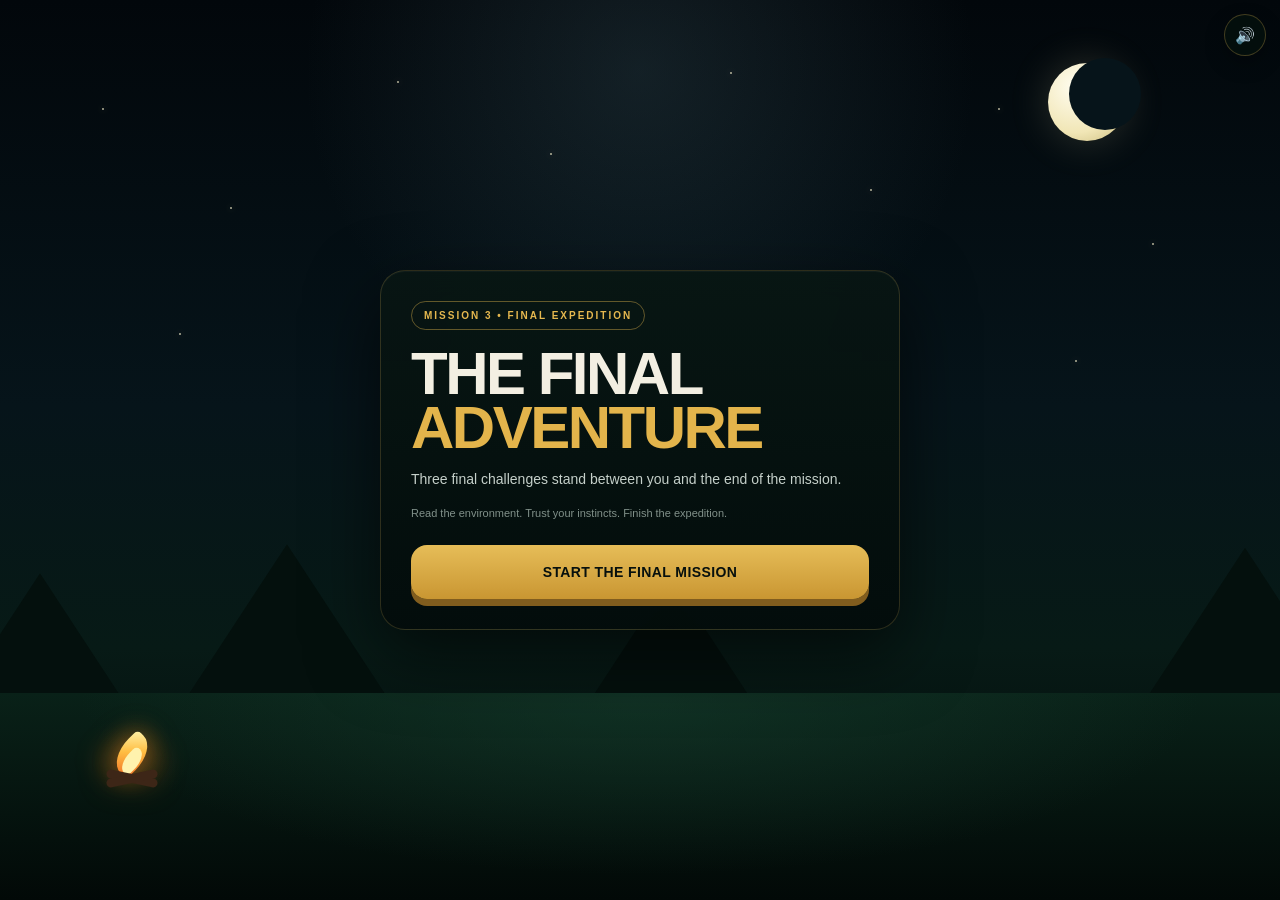
<file: index2.html>
<!DOCTYPE html>
<html lang="en">
<head>
<meta charset="UTF-8">

<meta name="viewport"
      content="width=device-width,
               initial-scale=1,
               maximum-scale=1,
               user-scalable=no,
               viewport-fit=cover">

<meta name="theme-color" content="#06100d">
<meta name="apple-mobile-web-app-capable" content="yes">
<meta name="apple-mobile-web-app-status-bar-style" content="black-translucent">

<title>MISSION 3 — THE FINAL EXPEDITION</title>

<style>
/* =========================================================
   MISSION 3
   MOBILE-FIRST
   SINGLE FILE
   NO ASSETS
   NO GAME.JS
   NO STYLE.CSS
   ========================================================= */

*{
    box-sizing:border-box;
    -webkit-tap-highlight-color:transparent;
}

html,
body{
    width:100%;
    height:100%;
    margin:0;
    padding:0;
    overflow:hidden;
    background:#020807;
    color:#f3efe2;
    font-family:
        -apple-system,
        BlinkMacSystemFont,
        "Segoe UI",
        Arial,
        sans-serif;
}

body{
    overscroll-behavior:none;
}

button,
input{
    font:inherit;
}

button{
    appearance:none;
    -webkit-appearance:none;
    cursor:pointer;
}

#app{
    position:relative;
    width:100%;
    height:100svh;
    min-height:100svh;
    overflow:hidden;

    background:
        radial-gradient(
            circle at 50% 8%,
            rgba(69,99,110,.25),
            transparent 32%
        ),
        linear-gradient(
            180deg,
            #02070b 0%,
            #06141a 45%,
            #071a16 72%,
            #020907 100%
        );
}

/* =========================================================
   ATMOSPHERE
   ========================================================= */

.stars{
    position:absolute;
    inset:0;
    pointer-events:none;
    opacity:.7;
}

.star{
    position:absolute;
    width:2px;
    height:2px;
    border-radius:50%;
    background:#fff7d0;
    box-shadow:0 0 6px rgba(255,247,208,.45);
    animation:twinkle 3s ease-in-out infinite;
}

.star:nth-child(1){left:8%;top:12%;animation-delay:.2s}
.star:nth-child(2){left:18%;top:23%;animation-delay:1s}
.star:nth-child(3){left:31%;top:9%;animation-delay:1.8s}
.star:nth-child(4){left:43%;top:17%;animation-delay:.7s}
.star:nth-child(5){left:57%;top:8%;animation-delay:2s}
.star:nth-child(6){left:68%;top:21%;animation-delay:1.3s}
.star:nth-child(7){left:78%;top:12%;animation-delay:.4s}
.star:nth-child(8){left:90%;top:27%;animation-delay:2.2s}
.star:nth-child(9){left:14%;top:37%;animation-delay:1.5s}
.star:nth-child(10){left:37%;top:32%;animation-delay:.9s}
.star:nth-child(11){left:61%;top:34%;animation-delay:2.4s}
.star:nth-child(12){left:84%;top:40%;animation-delay:.6s}

@keyframes twinkle{
    0%,100%{
        opacity:.25;
        transform:scale(.7);
    }
    50%{
        opacity:1;
        transform:scale(1.25);
    }
}

.moon{
    position:absolute;
    width:78px;
    height:78px;
    right:12%;
    top:7%;
    border-radius:50%;
    background:
        radial-gradient(
            circle at 35% 30%,
            #fffdf0,
            #f1e6b6 62%,
            #c8b979 100%
        );
    box-shadow:
        0 0 40px rgba(242,229,174,.18);
}

.moon:after{
    content:"";
    position:absolute;
    width:72px;
    height:72px;
    left:21px;
    top:-5px;
    border-radius:50%;
    background:#06141a;
}

/* =========================================================
   DISTANT MOUNTAINS
   ========================================================= */

.mountains{
    position:absolute;
    left:0;
    right:0;
    bottom:19%;
    height:32%;
    pointer-events:none;
}

.mountain{
    position:absolute;
    bottom:0;
    width:0;
    height:0;
    border-left:95px solid transparent;
    border-right:95px solid transparent;
    border-bottom:145px solid #04100d;
}

.m1{
    left:-55px;
    transform:scale(1.15);
}

.m2{
    left:15%;
    transform:scale(1.55);
}

.m3{
    left:45%;
    transform:scale(1.1);
}

.m4{
    right:-60px;
    transform:scale(1.5);
}

/* =========================================================
   TREE SILHOUETTES
   ========================================================= */

.trees{
    position:absolute;
    left:0;
    right:0;
    bottom:13%;
    height:28%;
    pointer-events:none;
}

.tree{
    position:absolute;
    bottom:0;
    width:0;
    height:0;
    border-left:24px solid transparent;
    border-right:24px solid transparent;
    border-bottom:80px solid #03100c;
}

.tree:after{
    content:"";
    position:absolute;
    left:-20px;
    top:28px;
    width:40px;
    height:60px;
    border-left:20px solid transparent;
    border-right:20px solid transparent;
    border-bottom:68px solid #03100c;
}

.t1{left:3%;transform:scale(.7)}
.t2{left:12%;transform:scale(1)}
.t3{left:24%;transform:scale(.65)}
.t4{left:72%;transform:scale(.9)}
.t5{left:83%;transform:scale(.7)}
.t6{right:2%;transform:scale(1.2)}

/* =========================================================
   GROUND
   ========================================================= */

.ground{
    position:absolute;
    left:0;
    right:0;
    bottom:0;
    height:23%;
    background:
        radial-gradient(
            ellipse at 50% 0%,
            rgba(24,65,48,.55),
            transparent 62%
        ),
        linear-gradient(
            180deg,
            #092118,
            #020907
        );
}

/* =========================================================
   CAMPFIRE
   ========================================================= */

.fire{
    position:absolute;
    left:8%;
    bottom:13%;
    width:60px;
    height:65px;
    pointer-events:none;
    filter:drop-shadow(
        0 0 15px rgba(255,150,42,.15)
    );
}

.fireGlow{
    position:absolute;
    left:50%;
    bottom:0;
    width:72px;
    height:45px;
    transform:translateX(-50%);
    border-radius:50%;
    background:rgba(255,128,24,.13);
    filter:blur(12px);
}

.flame{
    position:absolute;
    left:50%;
    bottom:7px;
    width:27px;
    height:43px;
    transform:translateX(-50%) rotate(45deg);
    border-radius:5px 70% 5px 70%;
    background:
        linear-gradient(
            135deg,
            #fff4aa,
            #ffbd42 45%,
            #f06a23
        );
    box-shadow:
        0 0 25px rgba(255,143,30,.45);
    animation:flameMove 1.25s ease-in-out infinite alternate;
}

.flameInner{
    position:absolute;
    left:50%;
    bottom:8px;
    width:15px;
    height:28px;
    transform:translateX(-50%) rotate(45deg);
    border-radius:5px 70% 5px 70%;
    background:#fff2ad;
}

.log{
    position:absolute;
    bottom:0;
    left:50%;
    width:52px;
    height:9px;
    border-radius:10px;
    background:#3d2617;
    transform:translateX(-50%) rotate(12deg);
}

.log2{
    transform:translateX(-50%) rotate(-12deg);
}

@keyframes flameMove{
    from{
        transform:translateX(-50%) rotate(42deg) scale(.92);
    }
    to{
        transform:translateX(-50%) rotate(49deg) scale(1.08);
    }
}

/* =========================================================
   SCREEN
   ========================================================= */

#screen{
    position:absolute;
    inset:0;
    z-index:20;
    overflow-y:auto;
    -webkit-overflow-scrolling:touch;

    padding:
        max(18px,env(safe-area-inset-top))
        14px
        max(24px,env(safe-area-inset-bottom));

    display:flex;
    justify-content:center;
    align-items:center;
}

.panel{
    width:min(100%,520px);
    margin:auto;
    padding:24px 20px;

    border-radius:25px;

    border:1px solid
        rgba(225,183,91,.19);

    background:
        linear-gradient(
            180deg,
            rgba(8,22,19,.95),
            rgba(3,12,11,.94)
        );

    box-shadow:
        0 24px 70px rgba(0,0,0,.58),
        inset 0 1px rgba(255,255,255,.035);

    backdrop-filter:blur(14px);
    -webkit-backdrop-filter:blur(14px);
}

.hidden{
    display:none!important;
}

/* =========================================================
   TYPOGRAPHY
   ========================================================= */

.eyebrow{
    display:inline-block;

    padding:8px 12px;

    border-radius:999px;

    border:1px solid
        rgba(225,181,77,.42);

    color:#e5b84f;

    font-size:10px;
    font-weight:900;

    letter-spacing:2px;

    margin-bottom:17px;
}

h1{
    margin:0;

    font-size:
        clamp(38px,11vw,60px);

    line-height:.9;

    letter-spacing:-2.5px;
}

h2{
    margin:7px 0 13px;

    font-size:
        clamp(26px,7vw,34px);

    line-height:1.02;

    letter-spacing:-.7px;
}

.gold{
    color:#e3b44b;
}

.subtitle{
    color:#c5d0ca;
    font-size:14px;
    line-height:1.55;
}

.small{
    color:#81918a;
    font-size:11px;
    line-height:1.5;
}

/* =========================================================
   TOP BAR
   ========================================================= */

.topbar{
    display:flex;
    justify-content:space-between;
    align-items:center;
    gap:10px;
    margin-bottom:14px;
}

.badge{
    color:#d9af52;
    font-size:10px;
    letter-spacing:1.5px;
    font-weight:900;
}

.audioLabel{
    color:#82918b;
    font-size:9px;
    letter-spacing:.8px;
    white-space:nowrap;
}

/* =========================================================
   SOUND BUTTON
   ========================================================= */

.soundButton{
    position:fixed;
    z-index:100;

    right:
        max(14px,env(safe-area-inset-right));

    top:
        max(14px,env(safe-area-inset-top));

    width:42px;
    height:42px;

    border-radius:50%;

    border:1px solid
        rgba(231,188,83,.28);

    background:rgba(4,16,13,.86);

    color:#f0d486;

    display:flex;
    align-items:center;
    justify-content:center;

    box-shadow:
        0 8px 20px rgba(0,0,0,.28);
}

/* =========================================================
   PROGRESS
   ========================================================= */

.progress{
    width:100%;
    height:5px;

    border-radius:999px;

    background:#13251f;

    overflow:hidden;

    margin:
        0 0 22px;
}

.progressBar{
    height:100%;
    width:0;

    background:
        linear-gradient(
            90deg,
            #b98730,
            #e7bd58
        );

    border-radius:999px;

    transition:
        width .45s ease;
}

/* =========================================================
   BUTTONS
   ========================================================= */

.btn{
    width:100%;

    min-height:54px;

    border:0;
    border-radius:16px;

    padding:14px 16px;

    margin-top:12px;

    background:
        linear-gradient(
            180deg,
            #e6bd58,
            #c99632
        );

    color:#07100d;

    font-size:14px;
    font-weight:900;

    letter-spacing:.4px;

    box-shadow:
        0 7px 0 #815d1e;

    transition:
        transform .12s ease,
        box-shadow .12s ease;
}

.btn:active{
    transform:translateY(5px);
    box-shadow:
        0 2px 0 #815d1e;
}

.btn.secondary{
    background:#132a24;
    color:#edf0e5;

    border:1px solid
        rgba(255,255,255,.08);

    box-shadow:none;
}

/* =========================================================
   CHALLENGE
   ========================================================= */

.challengeNumber{
    color:#dcae4b;

    font-size:10px;
    font-weight:900;

    letter-spacing:1.8px;
}

.choiceGrid{
    display:grid;
    grid-template-columns:1fr 1fr;
    gap:10px;

    margin-top:16px;
}

.choice{
    min-height:102px;

    padding:13px;

    text-align:left;

    border-radius:16px;

    border:1px solid
        rgba(255,255,255,.08);

    background:
        linear-gradient(
            180deg,
            #0c201a,
            #081712
        );

    color:#eef1e8;

    transition:
        transform .12s ease,
        border-color .15s ease,
        background .15s ease;
}

.choice:active{
    transform:scale(.975);
}

.choice strong{
    display:block;

    color:#e4bd68;

    font-size:13px;

    margin-bottom:6px;
}

.choice span{
    display:block;

    color:#9eafa7;

    font-size:11px;

    line-height:1.42;
}

.choice.correct{
    border-color:#68b786;

    background:
        linear-gradient(
            180deg,
            #102d1f,
            #0a2117
        );
}

.choice.wrong{
    border-color:#ad5b4f;

    background:
        linear-gradient(
            180deg,
            #2a1714,
            #1d0e0d
        );
}

/* =========================================================
   FEEDBACK
   ========================================================= */

.feedback{
    min-height:48px;

    margin-top:15px;

    padding:12px;

    border-radius:13px;

    background:#061511;

    border:1px solid
        rgba(255,255,255,.045);

    color:#b7c5bd;

    font-size:12px;

    line-height:1.45;
}

/* =========================================================
   WATER
   ========================================================= */

.waterScene{
    position:relative;

    height:138px;

    margin:16px 0;

    border-radius:17px;

    overflow:hidden;

    border:1px solid
        rgba(255,255,255,.08);

    background:
        linear-gradient(
            180deg,
            #718e96 0%,
            #396773 33%,
            #103e48 65%,
            #06232d 100%
        );

    box-shadow:
        inset 0 0 35px rgba(0,0,0,.22);
}

.waterScene:before{
    content:"";

    position:absolute;

    left:-10%;
    top:27px;

    width:120%;
    height:25px;

    border-top:
        2px solid
        rgba(231,246,239,.54);

    border-radius:50%;

    transform:
        rotate(-2deg);

    animation:
        waterWave 2.7s ease-in-out infinite;
}

.waterScene:after{
    content:"";

    position:absolute;

    left:-10%;
    top:77px;

    width:120%;
    height:28px;

    border-top:
        2px solid
        rgba(214,238,234,.42);

    border-radius:50%;

    transform:
        rotate(2deg);

    animation:
        waterWave 3.3s ease-in-out infinite reverse;
}

@keyframes waterWave{
    0%,100%{
        transform:
            translateX(-10px)
            rotate(-2deg);
    }

    50%{
        transform:
            translateX(12px)
            rotate(2deg);
    }
}

.currentArrow{
    position:absolute;

    left:20%;
    top:53%;

    z-index:3;

    color:
        rgba(255,255,255,.68);

    font-size:26px;

    letter-spacing:5px;

    animation:
        currentMove 2s ease-in-out infinite alternate;
}

@keyframes currentMove{
    from{
        transform:translateX(0);
    }

    to{
        transform:translateX(48px);
    }
}

.waterLevel{
    position:absolute;
    right:12px;
    bottom:10px;

    z-index:4;

    padding:6px 9px;

    border-radius:8px;

    background:
        rgba(2,14,18,.52);

    color:#dce8e2;

    font-size:9px;
    letter-spacing:1px;
}

/* =========================================================
   SCENES
   ========================================================= */

.sceneCard{
    position:relative;

    width:100%;

    height:150px;

    margin:15px 0;

    overflow:hidden;

    border-radius:17px;

    border:1px solid
        rgba(255,255,255,.07);

    background:
        linear-gradient(
            180deg,
            #07141a,
            #0b211a
        );
}

.sceneMoon{
    position:absolute;

    width:48px;
    height:48px;

    right:13%;
    top:12%;

    border-radius:50%;

    background:#e9dfb0;

    box-shadow:
        0 0 22px
        rgba(234,223,176,.18);
}

.sceneHorizon{
    position:absolute;

    left:0;
    right:0;
    bottom:0;

    height:45%;

    background:
        linear-gradient(
            180deg,
            #092019,
            #04100c
        );
}

.sceneTent{
    position:absolute;

    left:50%;
    bottom:20px;

    width:0;
    height:0;

    transform:translateX(-50%);

    border-left:
        58px solid transparent;

    border-right:
        58px solid transparent;

    border-bottom:
        75px solid #122c24;
}

.sceneTent:after{
    content:"";

    position:absolute;

    left:-5px;
    top:26px;

    width:10px;
    height:48px;

    background:#07130f;
}

.sceneTree{
    position:absolute;

    bottom:15px;

    width:0;
    height:0;

    border-left:
        25px solid transparent;

    border-right:
        25px solid transparent;

    border-bottom:
        80px solid #04110d;
}

.sceneTree.tleft{
    left:9%;
}

.sceneTree.tright{
    right:8%;
    transform:scale(1.25);
}

/* =========================================================
   SLIDER
   ========================================================= */

.gearCard{
    margin-top:14px;

    padding:15px;

    border-radius:16px;

    border:1px solid
        rgba(255,255,255,.07);

    background:#081913;
}

.slider{
    width:100%;

    margin-top:11px;

    accent-color:#d9ad4c;
}

.readout{
    display:flex;

    justify-content:space-between;

    margin-top:7px;

    color:#93a49c;

    font-size:10px;
}

.readout strong{
    color:#e1b65a;
}

/* =========================================================
   COMPASS (INTERACTIVE)
   ========================================================= */

.compass{
    position:relative;

    width:180px;

    height:180px;

    margin:18px auto;

    border-radius:50%;

    border:
        2px solid
        rgba(222,181,83,.43);

    background:
        radial-gradient(
            circle,
            #102820 0 47%,
            #081812 48% 100%
        );

    box-shadow:
        0 0 35px
        rgba(0,0,0,.4),
        inset 0 0 25px
        rgba(255,255,255,.025);

    touch-action:none;
    cursor:grab;
    user-select:none;
}

.compass:active{
    cursor:grabbing;
}

.compass:before{
    content:"N";

    position:absolute;

    top:8px;
    left:50%;

    transform:
        translateX(-50%);

    color:#e0b653;

    font-weight:900;
}

.compass:after{
    content:"S";

    position:absolute;

    bottom:8px;
    left:50%;

    transform:
        translateX(-50%);

    color:#7c8d86;

    font-weight:900;
}

.compassE{
    position:absolute;

    right:10px;
    top:50%;

    transform:
        translateY(-50%);

    color:#7c8d86;

    font-weight:900;
}

.compassW{
    position:absolute;

    left:10px;
    top:50%;

    transform:
        translateY(-50%);

    color:#7c8d86;

    font-weight:900;
}

.needle{
    position:absolute;

    left:50%;
    top:50%;

    width:4px;
    height:120px;

    transform:
        translate(-50%,-50%)
        rotate(0deg);

    transform-origin:center;

    pointer-events:none;
}

.needle:before{
    content:"";

    position:absolute;

    left:-6px;
    top:0;

    border-left:
        8px solid transparent;

    border-right:
        8px solid transparent;

    border-bottom:
        60px solid #d6a840;
}

.needle:after{
    content:"";

    position:absolute;

    left:-6px;
    bottom:0;

    border-left:
        8px solid transparent;

    border-right:
        8px solid transparent;

    border-top:
        60px solid #596962;
}

.angleDisplayContainer{
    text-align:center;
    margin:10px 0;
}

.angleDisplay{
    display:inline-block;
    padding:8px 16px;
    border-radius:12px;
    background:#071612;
    border:1px solid rgba(225,183,91,0.3);
    color:#e5b84f;
    font-size:18px;
    font-weight:900;
    letter-spacing:1px;
}

.navLevelCard{
    text-align:left;
}

.navLevelCard p{
    margin:8px 0;
}

.targetBadge{
    display:inline-block;
    margin-top:6px;
    padding:6px 12px;
    background:rgba(227,180,75,0.12);
    border:1px solid rgba(227,180,75,0.3);
    border-radius:8px;
    color:#e3b75c;
    font-weight:700;
    font-size:12px;
}

.instructionsHint{
    color:#8fa199;
    font-size:11px;
    text-align:center;
    margin-top:-6px;
    margin-bottom:12px;
}

/* =========================================================
   SUCCESS FLASH
   ========================================================= */

.successFlash{
    position:fixed;

    left:50%;
    top:50%;

    z-index:200;

    transform:
        translate(-50%,-50%)
        scale(.8);

    padding:15px 21px;

    border-radius:999px;

    background:
        rgba(218,176,72,.96);

    color:#07100c;

    font-size:13px;
    font-weight:900;

    box-shadow:
        0 14px 45px rgba(0,0,0,.42);

    opacity:0;

    pointer-events:none;

    transition:
        opacity .18s ease,
        transform .18s ease;
}

.successFlash.show{
    opacity:1;

    transform:
        translate(-50%,-50%)
        scale(1);
}

/* =========================================================
   FINAL
   ========================================================= */

.finalCard{
    text-align:center;
}

.finalIcon{
    font-size:45px;

    margin-bottom:5px;

    filter:
        drop-shadow(
            0 4px 12px
            rgba(255,166,48,.18)
        );
}

.finalTitle{
    margin:10px 0 18px;

    font-size:
        clamp(38px,10.5vw,62px);

    line-height:.9;

    letter-spacing:-2px;

    font-weight:950;
}

.finalDetails{
    margin:20px 0;

    padding:16px;

    border-radius:17px;

    border:1px solid
        rgba(224,180,76,.16);

    background:#071712;
}

.finalDetails div{
    margin:9px 0;

    color:#b9c7c0;

    font-size:13px;
}

.finalDetails strong{
    color:#e3b75c;
}

.countdown{
    margin-top:25px;

    color:#e2b452;

    font-size:12px;

    letter-spacing:2px;

    font-weight:900;
}

/* =========================================================
   RESPONSIVE
   ========================================================= */

@media(max-width:380px){

    .panel{
        padding:20px 15px;
    }

    h1{
        font-size:36px;
    }

    h2{
        font-size:25px;
    }

    .choiceGrid{
        gap:8px;
    }

    .choice{
        min-height:95px;
        padding:11px;
    }

    .choice span{
        font-size:10px;
    }

    .compass{
        width:150px;
        height:150px;
    }

    .needle{
        height:100px;
    }
}

@media(min-width:700px){

    #screen{
        padding:30px;
    }

    .panel{
        padding:30px;
    }
}

@media(prefers-reduced-motion:reduce){

    *,
    *::before,
    *::after{
        animation:none!important;
        transition:none!important;
    }
}
</style>
</head>

<body>

<!-- MISSION COMPLETE AUDIO SOURCE -->
<audio id="missionCompleteAudio" src="missionCompleteAudio.mp3" preload="auto"></audio>

<div id="app">

    <div class="stars">
        <span class="star"></span>
        <span class="star"></span>
        <span class="star"></span>
        <span class="star"></span>
        <span class="star"></span>
        <span class="star"></span>
        <span class="star"></span>
        <span class="star"></span>
        <span class="star"></span>
        <span class="star"></span>
        <span class="star"></span>
        <span class="star"></span>
    </div>

    <div class="moon"></div>

    <div class="mountains">
        <div class="mountain m1"></div>
        <div class="mountain m2"></div>
        <div class="mountain m3"></div>
        <div class="mountain m4"></div>
    </div>

    <div class="trees">
        <div class="tree t1"></div>
        <div class="tree t2"></div>
        <div class="tree t3"></div>
        <div class="tree t4"></div>
        <div class="tree t5"></div>
        <div class="tree t6"></div>
    </div>

    <div class="ground"></div>

    <div class="fire">
        <div class="fireGlow"></div>
        <div class="flame"></div>
        <div class="flameInner"></div>
        <div class="log"></div>
        <div class="log log2"></div>
    </div>

    <button
        class="soundButton"
        id="soundButton"
        aria-label="Toggle sound">
        🔊
    </button>

    <div
        class="successFlash"
        id="successFlash">
        ✓ NICE ONE!
    </div>


    <main id="screen">

        <!-- =================================================
             START SCREEN
             ================================================= -->

        <section
            class="panel"
            id="startScreen">

            <div class="eyebrow">
                MISSION 3 • FINAL EXPEDITION
            </div>

            <h1>
                THE FINAL<br>
                <span class="gold">
                    ADVENTURE
                </span>
            </h1>

            <p class="subtitle">
                Three final challenges stand between
                you and the end of the mission.
            </p>

            <p class="small">
                Read the environment.
                Trust your instincts.
                Finish the expedition.
            </p>

            <button
                class="btn"
                id="startBtn">

                START THE FINAL MISSION

            </button>

        </section>


        <!-- =================================================
             GAME SCREEN
             ================================================= -->

        <section
            class="panel hidden"
            id="gameScreen">

            <div class="topbar">

                <div class="badge">
                    MISSION 3 / FINAL
                </div>

                <div
                    class="audioLabel"
                    id="audioLabel">
                    AUDIO READY
                </div>

            </div>


            <div class="progress">

                <div
                    class="progressBar"
                    id="progressBar">
                </div>

            </div>


            <!-- =================================================
                 CHALLENGE 1
                 ================================================= -->

            <div
                id="challenge1">

                <div class="challengeNumber">
                    CHALLENGE 01 — READ THE WATER
                </div>

                <h2>
                    READ THE WATER
                </h2>

                <p class="subtitle">
                    The water looks calm from a distance.
                    But a good angler knows there is more
                    to read beneath the surface.
                </p>


                <!-- LEVEL 1 -->

                <div
                    class="waterScene"
                    id="waterScene1">

                    <div class="currentArrow">
                        → →
                    </div>

                    <div class="waterLevel">
                        LEVEL 1
                    </div>

                </div>

                <div
                    class="choiceGrid"
                    id="waterChoices1">

                    <button
                        class="choice waterChoice"
                        data-level="1"
                        data-correct="true">

                        <strong>
                            🟢 CALM WATER
                        </strong>

                        <span>
                            Smooth surface with
                            controlled movement.
                        </span>

                    </button>

                    <button
                        class="choice waterChoice"
                        data-level="1"
                        data-correct="false">

                        <strong>
                            🌊 ROUGH WATER
                        </strong>

                        <span>
                            Heavy surface disturbance
                            and unpredictable movement.
                        </span>

                    </button>

                </div>


                <!-- LEVEL 2 -->

                <div
                    class="waterScene hidden"
                    id="waterScene2">

                    <div class="currentArrow">
                        → → →
                    </div>

                    <div class="waterLevel">
                        LEVEL 2
                    </div>

                </div>

                <div
                    class="choiceGrid hidden"
                    id="waterChoices2">

                    <button
                        class="choice waterChoice"
                        data-level="2"
                        data-correct="true">

                        <strong>
                            ➡️ CURRENT LEFT → RIGHT
                        </strong>

                        <span>
                            Surface movement is
                            travelling consistently
                            toward the right.
                        </span>

                    </button>

                    <button
                        class="choice waterChoice"
                        data-level="2"
                        data-correct="false">

                        <strong>
                            ⬅️ CURRENT RIGHT → LEFT
                        </strong>

                        <span>
                            Water movement is travelling
                            in the opposite direction.
                        </span>

                    </button>

                </div>


                <!-- LEVEL 3 -->

                <div
                    class="waterScene hidden"
                    id="waterScene3">

                    <div
                        class="currentArrow"
                        style="animation-direction:reverse">

                        ↻

                    </div>

                    <div class="waterLevel">
                        LEVEL 3
                    </div>

                </div>

                <div
                    class="choiceGrid hidden"
                    id="waterChoices3">

                    <button
                        class="choice waterChoice"
                        data-level="3"
                        data-correct="true">

                        <strong>
                            🌀 EDDY
                        </strong>

                        <span>
                            Water is rotating back
                            against the main flow.
                        </span>

                    </button>

                    <button
                        class="choice waterChoice"
                        data-level="3"
                        data-correct="false">

                        <strong>
                            ➡️ STRAIGHT CURRENT
                        </strong>

                        <span>
                            Water is moving consistently
                            in one direction.
                        </span>

                    </button>

                </div>


                <!-- LEVEL 4 -->

                <div
                    class="waterScene hidden"
                    id="waterScene4">

                    <div class="currentArrow">
                        → ~ →
                    </div>

                    <div class="waterLevel">
                        LEVEL 4
                    </div>

                </div>

                <div
                    class="choiceGrid hidden"
                    id="waterChoices4">

                    <button
                        class="choice waterChoice"
                        data-level="4"
                        data-correct="false">

                        <strong>
                            EXPOSED EDGE
                        </strong>

                        <span>
                            Directly exposed to
                            the strongest movement.
                        </span>

                    </button>

                    <button
                        class="choice waterChoice"
                        data-level="4"
                        data-correct="true">

                        <strong>
                            SHELTERED EDGE
                        </strong>

                        <span>
                            Protected area beside
                            the main flow.
                        </span>

                    </button>

                </div>


                <!-- LEVEL 5 -->

                <div
                    class="waterScene hidden"
                    id="waterScene5">

                    <div
                        class="currentArrow"
                        style="font-size:22px">

                        → ↻ → ~ →

                    </div>

                    <div class="waterLevel">
                        LEVEL 5
                    </div>

                </div>

                <div
                    class="choiceGrid hidden"
                    id="waterChoices5">

                    <button
                        class="choice waterChoice"
                        data-level="5"
                        data-correct="true">

                        <strong>
                            🏆 MULTIPLE CLUES
                        </strong>

                        <span>
                            Moderate current + protected
                            edge + visible feeding zone.
                        </span>

                    </button>

                    <button
                        class="choice waterChoice"
                        data-level="5"
                        data-correct="false">

                        <strong>
                            ⚠️ STRONGEST FLOW
                        </strong>

                        <span>
                            Choose the most turbulent
                            section because it looks active.
                        </span>

                    </button>

                </div>


                <div
                    class="feedback"
                    id="feedback1">

                    Study the water before
                    making your decision.

                </div>

            </div>


            <!-- =================================================
                 CHALLENGE 2
                 ================================================= -->

            <div
                id="challenge2"
                class="hidden">

                <div class="challengeNumber">
                    CHALLENGE 02 — BUILD THE RIGHT SETUP
                </div>

                <h2>
                    BUILD THE RIGHT SETUP
                </h2>

                <p class="subtitle">
                    The conditions are changing.
                    Your setup has to change with them.
                </p>


                <!-- LEVEL 1 -->

                <div
                    class="gearCard"
                    id="gearLevel1">

                    <strong>
                        LEVEL 1 — EASY
                    </strong>

                    <p class="small">
                        The evening is calm.
                        What should you prioritise?
                    </p>

                    <div
                        class="choiceGrid">

                        <button
                            class="choice gearChoice"
                            data-level="1"
                            data-correct="true">

                            <strong>
                                BASIC SETUP
                            </strong>

                            <span>
                                Keep the essential gear
                                organised and accessible.
                            </span>

                        </button>

                        <button
                            class="choice gearChoice"
                            data-level="1"
                            data-correct="false">

                            <strong>
                                🎒 PACK EVERYTHING
                            </strong>

                            <span>
                                Bring every item just
                                in case you need it.
                            </span>

                        </button>

                    </div>

                </div>


                <!-- LEVEL 2 -->

                <div
                    class="gearCard hidden"
                    id="gearLevel2">

                    <strong>
                        LEVEL 2 — EASY+
                    </strong>

                    <p class="small">
                        A light breeze begins.
                        How should you secure your setup?
                    </p>

                    <div
                        class="choiceGrid">

                        <button
                            class="choice gearChoice"
                            data-level="2"
                            data-correct="false">

                            <strong>
                                LEAVE IT LOOSE
                            </strong>

                            <span>
                                It is only a light breeze,
                                so there is no need to adjust.
                            </span>

                        </button>

                        <button
                            class="choice gearChoice"
                            data-level="2"
                            data-correct="true">

                            <strong>
                                SECURE THE ESSENTIALS
                            </strong>

                            <span>
                                Secure loose items and
                                keep important gear stable.
                            </span>

                        </button>

                    </div>

                </div>


                <!-- LEVEL 3 -->

                <div
                    class="gearCard hidden"
                    id="gearLevel3">

                    <strong>
                        LEVEL 3 — MEDIUM
                    </strong>

                    <p class="small">
                        The wind is increasing.
                        Choose the better shelter position.
                    </p>

                    <div
                        class="choiceGrid">

                        <button
                            class="choice gearChoice"
                            data-level="3"
                            data-correct="true">

                            <strong>
                                BEHIND NATURAL COVER
                            </strong>

                            <span>
                                Use the surrounding terrain
                                to reduce direct wind exposure.
                            </span>

                        </button>

                        <button
                            class="choice gearChoice"
                            data-level="3"
                            data-correct="false">

                            <strong>
                                OPEN RIDGE
                            </strong>

                            <span>
                                Stay exposed so you can
                                see everything around camp.
                            </span>

                        </button>

                    </div>

                </div>


                <!-- LEVEL 4 -->

                <div
                    class="gearCard hidden"
                    id="gearLevel4">

                    <strong>
                        LEVEL 4 — HARD
                    </strong>

                    <p class="small">
                        Your equipment needs extra protection.
                        Choose the correct priority.
                    </p>

                    <div
                        class="choiceGrid">

                        <button
                            class="choice gearChoice"
                            data-level="4"
                            data-correct="false">

                            <strong>
                                🎒 COMFORT
                            </strong>

                            <span>
                                Add more comfort items
                                before securing the camp.
                            </span>

                        </button>

                        <button
                            class="choice gearChoice"
                            data-level="4"
                            data-correct="true">

                            <strong>
                                🛡️ STABILITY
                            </strong>

                            <span>
                                Secure the shelter,
                                equipment and essentials first.
                            </span>

                        </button>

                    </div>

                </div>


                <!-- LEVEL 5 -->

                <div
                    class="gearCard hidden"
                    id="gearLevel5">

                    <strong>
                        LEVEL 5 — EXPERT
                    </strong>

                    <p class="small">
                        Wind, darkness and damp conditions
                        are arriving together.
                    </p>

                    <div
                        class="choiceGrid">

                        <button
                            class="choice gearChoice"
                            data-level="5"
                            data-correct="true">

                            <strong>
                                🏆 SECURE + PROTECT + ORGANISE
                            </strong>

                            <span>
                                Stabilise the shelter,
                                protect equipment and
                                keep essentials accessible.
                            </span>

                        </button>

                        <button
                            class="choice gearChoice"
                            data-level="5"
                            data-correct="false">

                            <strong>
                                ⚠️ MOVE FAST
                            </strong>

                            <span>
                                Ignore the conditions and
                                focus on speed.
                            </span>

                        </button>

                    </div>

                </div>


                <div
                    class="feedback"
                    id="feedback2">

                    Prepare for the conditions,
                    not the appearance.

                </div>

            </div>


            <!-- =================================================
                 CHALLENGE 3 (INTERACTIVE ROTATION)
                 ================================================= -->

            <div
                id="challenge3"
                class="hidden">

                <div class="challengeNumber">
                    CHALLENGE 03 — NIGHT NAVIGATION
                </div>

                <h2>
                    NIGHT NAVIGATION
                </h2>

                <!-- INTERACTIVE COMPASS -->

                <div
                    class="compass"
                    id="compassDial">

                    <div
                        class="needle"
                        id="needle">
                    </div>

                    <div class="compassE">
                        E
                    </div>

                    <div class="compassW">
                        W
                    </div>

                </div>

                <div class="instructionsHint">
                    👆 Drag dial around to rotate needle
                </div>

                <div class="angleDisplayContainer">
                    <div class="angleDisplay" id="angleDisplay">
                        CURRENT BEARING: 0°
                    </div>
                </div>


                <!-- NAV LEVEL 1 -->

                <div
                    class="navLevelCard"
                    id="navLevel1">

                    <p class="gold">
                        🟢 LEVEL 1 — EASY: NORTH
                    </p>

                    <p class="subtitle">
                        Your compass is out of alignment.<br>
                        Rotate the needle until you find NORTH.
                    </p>

                </div>


                <!-- NAV LEVEL 2 -->

                <div
                    class="navLevelCard hidden"
                    id="navLevel2">

                    <p class="gold">
                        🟢 LEVEL 2 — EASY+: SOUTH
                    </p>

                    <p class="subtitle">
                        You’ve lost your trail marker.<br>
                        The marker tells you to head SOUTH.<br>
                        Set your compass to the correct direction.
                    </p>

                </div>


                <!-- NAV LEVEL 3 -->

                <div
                    class="navLevelCard hidden"
                    id="navLevel3">

                    <p class="gold">
                        🟡 LEVEL 3 — MEDIUM: NORTHEAST
                    </p>

                    <p class="subtitle">
                        The campsite trail splits ahead.<br>
                        Your map tells you the trail continues NORTHEAST.<br>
                        Rotate the needle to the correct bearing.
                    </p>

                </div>


                <!-- NAV LEVEL 4 -->

                <div
                    class="navLevelCard hidden"
                    id="navLevel4">

                    <p class="gold">
                        🟠 LEVEL 4 — HARD: NORTHWEST
                    </p>

                    <p class="subtitle">
                        🌲 The trail is getting darker.<br>
                        Your map shows the next checkpoint at NORTHWEST.<br>
                        Find the correct bearing before continuing.
                    </p>

                </div>


                <!-- NAV LEVEL 5 -->

                <div
                    class="navLevelCard hidden"
                    id="navLevel5">

                    <p class="gold">
                        🔴 LEVEL 5 — EXPERT: EAST
                    </p>

                    <p class="subtitle">
                        🌅 FINAL BEARING<br><br>
                        You've reached the final checkpoint.<br>
                        Your map has one last instruction:<br>
                        <em>“Head EAST.”</em><br><br>
                        The destination is waiting somewhere beyond the trail.<br>
                        Turn your compass needle to the correct bearing.
                    </p>


                </div>


                <button
                    class="btn"
                    id="confirmBearingBtn"
                    style="margin-top:16px;">
                    CONFIRM BEARING
                </button>


                <div
                    class="feedback"
                    id="feedback3">

                    Drag the compass to rotate the needle to the target bearing.

                </div>

            </div>

        </section>


        <!-- =================================================
             FINAL SCREEN
             ================================================= -->

        <section
            class="panel finalCard hidden"
            id="finalScreen">

            <div class="finalIcon">
                🏆
            </div>

            <div class="eyebrow">
                MISSION COMPLETE
            </div>

            <div class="finalTitle">

                YOU DID IT,<br>

                <span class="gold">
                    MASTER ANGLER.
                </span>

            </div>

            <p class="subtitle">

                Three challenges.
                One final expedition.
                And you made it all the way to the end.

            </p>

            <div class="finalDetails">

                <div>
                    📍
                    <strong>
                        EAST COAST PARK
                    </strong>
                </div>

                <div>
                    📅
                    <strong>
                        21–22 AUGUST 2026
                    </strong>
                </div>

                <div>
                    ⏰
                    <strong>
                        3:00 PM
                    </strong>
                </div>

            </div>

            <p class="subtitle">

                <strong>
                    Pack your bags.
                </strong>
                <br>

                Bring your fishing gear.
                <br>

                And come ready for an adventure with me. ❤️

            </p>

            <div class="countdown">

                THE COUNTDOWN BEGINS… ⏳

            </div>

        </section>

    </main>

</div>


<script>
/* =========================================================
   MISSION 3
   ALL JAVASCRIPT INSIDE INDEX.HTML

   AUDIO:
   - adventure rhythm
   - percussion
   - night ambience
   - water ambience
   - success sounds
   - mistake sound
   - final completion sound

   IMPORTANT:
   AudioContext is created/resumed FROM THE START BUTTON.
   This is intentional for iPhone Safari and MacBook browsers.
   ========================================================= */

(function(){

"use strict";


/* =========================================================
   DOM
   ========================================================= */

const startBtn =
    document.getElementById("startBtn");

const startScreen =
    document.getElementById("startScreen");

const gameScreen =
    document.getElementById("gameScreen");

const finalScreen =
    document.getElementById("finalScreen");

const soundButton =
    document.getElementById("soundButton");

const audioLabel =
    document.getElementById("audioLabel");

const progressBar =
    document.getElementById("progressBar");

const successFlash =
    document.getElementById("successFlash");

const needle =
    document.getElementById("needle");

const compassDial =
    document.getElementById("compassDial");

const angleDisplay =
    document.getElementById("angleDisplay");

const confirmBearingBtn =
    document.getElementById("confirmBearingBtn");


/* =========================================================
   AUDIO ENGINE — MACBOOK / LAPTOP VERSION
   ========================================================= */

let audioCtx = null;
let masterGain = null;
let musicGain = null;
let ambienceGain = null;
let fxGain = null;

let audioStarted = false;
let audioEnabled = true;

let musicTimer = null;
let beatTimer = null;
let shimmerTimer = null;
let fireTimer = null;

let noiseBuffer = null;
let ambienceStarted = false;


function initAudio(){

    if(audioCtx){

        if(audioCtx.state === "suspended"){

            audioCtx
                .resume()
                .catch(function(){});

        }

        return;
    }


    const AC =
        window.AudioContext ||
        window.webkitAudioContext;


    if(!AC){

        audioLabel.textContent =
            "AUDIO UNAVAILABLE";

        return;
    }


    try{

        audioCtx =
            new AC({
                latencyHint:"interactive"
            });

    }catch(e){

        try{

            audioCtx =
                new AC();

        }catch(err){

            audioLabel.textContent =
                "AUDIO UNAVAILABLE";

            return;

        }

    }


    masterGain =
        audioCtx.createGain();

    musicGain =
        audioCtx.createGain();

    ambienceGain =
        audioCtx.createGain();

    fxGain =
        audioCtx.createGain();


    masterGain.gain.value =
        0.78;

    musicGain.gain.value =
        0.46;

    ambienceGain.gain.value =
        0.30;

    fxGain.gain.value =
        0.78;


    musicGain.connect(
        masterGain
    );

    ambienceGain.connect(
        masterGain
    );

    fxGain.connect(
        masterGain
    );

    masterGain.connect(
        audioCtx.destination
    );


    createNoiseBuffer();

    audioStarted =
        true;


    audioCtx
        .resume()
        .catch(function(){});

}


function createNoiseBuffer(){

    if(!audioCtx){
        return;
    }


    const length =
        Math.floor(
            audioCtx.sampleRate * 4
        );


    noiseBuffer =
        audioCtx.createBuffer(
            1,
            length,
            audioCtx.sampleRate
        );


    const data =
        noiseBuffer.getChannelData(0);


    let last = 0;


    for(
        let i=0;
        i<length;
        i++
    ){

        const white =
            Math.random()*2-1;

        last =
            last*0.985 +
            white*0.015;

        data[i] =
            last*4.0;

    }

}


function tone(
    frequency,
    duration,
    volume,
    type,
    destination,
    slideTo
){

    if(
        !audioCtx ||
        !audioEnabled
    ){

        return;

    }


    const now =
        audioCtx.currentTime;


    const osc =
        audioCtx.createOscillator();


    const gain =
        audioCtx.createGain();


    osc.type =
        type || "sine";


    osc.frequency.setValueAtTime(
        frequency,
        now
    );


    if(slideTo){

        osc.frequency
            .exponentialRampToValueAtTime(
                Math.max(
                    20,
                    slideTo
                ),
                now+duration
            );

    }


    gain.gain.setValueAtTime(
        0.0001,
        now
    );


    gain.gain
        .exponentialRampToValueAtTime(
            Math.max(
                volume,
                0.001
            ),
            now+0.012
        );


    gain.gain
        .exponentialRampToValueAtTime(
            0.0001,
            now+duration
        );


    osc.connect(gain);

    gain.connect(
        destination ||
        masterGain
    );


    osc.start(now);

    osc.stop(
        now+
        duration+
        0.05
    );

}


function adventureChord(index){

    if(
        !audioCtx ||
        !audioEnabled
    ){

        return;

    }


    const chords = [

        [196,246.94,293.66],

        [174.61,220,261.63],

        [146.83,220,293.66],

        [164.81,246.94,329.63]

    ];


    const chord =
        chords[
            index %
            chords.length
        ];


    chord.forEach(
        function(freq,i){

            setTimeout(
                function(){

                    tone(
                        freq,
                        1.15,
                        i===0
                            ? 0.095
                            : 0.062,
                        "triangle",
                        musicGain
                    );

                },
                i*65
            );

        }
    );

}


function percussion(strong){

    if(
        !audioCtx ||
        !audioEnabled
    ){

        return;

    }


    const now =
        audioCtx.currentTime;


    const osc =
        audioCtx.createOscillator();


    const gain =
        audioCtx.createGain();


    osc.type =
        "sine";


    osc.frequency.setValueAtTime(
        strong ? 115 : 90,
        now
    );


    osc.frequency
        .exponentialRampToValueAtTime(
            strong ? 48 : 42,
            now+0.17
        );


    gain.gain.setValueAtTime(
        0.0001,
        now
    );


    gain.gain
        .exponentialRampToValueAtTime(
            strong ? 0.18 : 0.10,
            now+0.008
        );


    gain.gain
        .exponentialRampToValueAtTime(
            0.0001,
            now+0.20
        );


    osc.connect(gain);

    gain.connect(
        musicGain
    );


    osc.start(now);

    osc.stop(
        now+0.22
    );


    if(strong){

        setTimeout(
            function(){

                tone(
                    1350,
                    0.055,
                    0.035,
                    "square",
                    musicGain,
                    700
                );

            },
            105
        );

    }

}


function startAmbience(){

    if(
        !audioCtx ||
        !noiseBuffer ||
        ambienceStarted
    ){

        return;

    }


    ambienceStarted =
        true;


    const windSource =
        audioCtx.createBufferSource();

    const windFilter =
        audioCtx.createBiquadFilter();

    const windGain =
        audioCtx.createGain();


    windSource.buffer =
        noiseBuffer;

    windSource.loop =
        true;


    windFilter.type =
        "lowpass";

    windFilter.frequency.value =
        760;


    windGain.gain.value =
        0.20;


    windSource.connect(
        windFilter
    );

    windFilter.connect(
        windGain
    );

    windGain.connect(
        ambienceGain
    );


    windSource.start();


    const waterSource =
        audioCtx.createBufferSource();

    const waterFilter =
        audioCtx.createBiquadFilter();

    const waterGain =
        audioCtx.createGain();


    waterSource.buffer =
        noiseBuffer;

    waterSource.loop =
        true;


    waterFilter.type =
        "bandpass";

    waterFilter.frequency.value =
        1150;

    waterFilter.Q.value =
        0.65;


    waterGain.gain.value =
        0.10;


    waterSource.connect(
        waterFilter
    );

    waterFilter.connect(
        waterGain
    );

    waterGain.connect(
        ambienceGain
    );


    waterSource.start();


    shimmerTimer =
        setInterval(
            function(){

                if(
                    !audioCtx ||
                    !audioEnabled
                ){

                    return;

                }


                tone(
                    480+
                    Math.random()*650,
                    0.28,
                    0.022,
                    "sine",
                    ambienceGain
                );

            },
            1250
        );


    function fireCrackle(){

        if(
            !audioCtx ||
            !audioEnabled
        ){

            return;

        }


        tone(
            170+
            Math.random()*600,
            0.07,
            0.06,
            "triangle",
            ambienceGain
        );


        fireTimer =
            setTimeout(
                fireCrackle,
                1000+
                Math.random()*2500
            );

    }


    fireCrackle();

}


function startAdventureMusic(){

    if(
        !audioCtx ||
        musicTimer
    ){

        return;

    }


    let chordIndex =
        0;

    let beat =
        0;


    const melody = [

        392,
        440,
        523.25,
        440,

        392,
        329.63,
        392,
        493.88,

        523.25,
        493.88,
        440,
        392,

        329.63,
        392,
        440,
        523.25

    ];


    adventureChord(
        chordIndex++
    );


    musicTimer =
        setInterval(
            function(){

                if(!audioEnabled){
                    return;
                }


                if(
                    beat % 16 === 0
                ){

                    adventureChord(
                        chordIndex++
                    );

                }


                tone(
                    melody[
                        beat %
                        melody.length
                    ],
                    0.34,
                    0.052,
                    "triangle",
                    musicGain
                );


                beat++;

            },
            500
        );


    beatTimer =
        setInterval(
            function(){

                if(!audioEnabled){
                    return;
                }


                const step =
                    Math.floor(
                        beat/2
                    ) % 4;


                percussion(
                    step===0 ||
                    step===2
                );

            },
            500
        );

}


function successSound(){

    if(
        !audioCtx ||
        !audioEnabled
    ){

        return;

    }


    tone(
        523.25,
        0.18,
        0.17,
        "triangle",
        fxGain
    );


    setTimeout(
        function(){

            tone(
                659.25,
                0.20,
                0.17,
                "triangle",
                fxGain
            );

        },
        90
    );


    setTimeout(
        function(){

            tone(
                783.99,
                0.38,
                0.20,
                "triangle",
                fxGain
            );

        },
        190
    );

}


function mistakeSound(){

    if(
        !audioCtx ||
        !audioEnabled
    ){

        return;

    }


    tone(
        185,
        0.18,
        0.15,
        "sawtooth",
        fxGain,
        120
    );


    setTimeout(
        function(){

            tone(
                115,
                0.25,
                0.12,
                "sawtooth",
                fxGain,
                80
            );

        },
        100
    );

}


function levelUpSound(){

    if(
        !audioCtx ||
        !audioEnabled
    ){

        return;

    }


    [
        392,
        523.25,
        659.25,
        783.99
    ].forEach(
        function(freq,i){

            setTimeout(
                function(){

                    tone(
                        freq,
                        0.27,
                        0.12,
                        "triangle",
                        fxGain
                    );

                },
                i*72
            );

        }
    );

}


function finalSound(){

    if(
        !audioCtx ||
        !audioEnabled
    ){

        return;

    }


    const notes = [

        261.63,
        329.63,
        392,

        523.25,
        659.25,
        783.99,

        1046.50

    ];


    notes.forEach(
        function(freq,i){

            setTimeout(
                function(){

                    tone(
                        freq,
                        0.72,
                        0.16,
                        "triangle",
                        fxGain
                    );

                },
                i*120
            );

        }
    );


    setTimeout(
        function(){

            tone(
                1318.51,
                1.0,
                0.09,
                "sine",
                fxGain
            );

        },
        780
    );

}


function showSuccess(text){

    successFlash.textContent =
        text ||
        "✓ NICE ONE!";


    successFlash.classList.add(
        "show"
    );


    setTimeout(
        function(){

            successFlash.classList.remove(
                "show"
            );

        },
        600
    );

}


function startAudio(){

    initAudio();


    if(!audioCtx){
        return;
    }


    audioEnabled =
        true;


    masterGain.gain.value =
        0.78;

    musicGain.gain.value =
        0.46;

    ambienceGain.gain.value =
        0.30;

    fxGain.gain.value =
        0.78;


    audioCtx
        .resume()
        .catch(function(){});


    soundButton.textContent =
        "🔊";


    audioLabel.textContent =
        "● ADVENTURE SOUNDTRACK";


    startAmbience();

    startAdventureMusic();

}


document.addEventListener(
    "visibilitychange",
    function(){

        if(
            !document.hidden &&
            audioCtx &&
            audioEnabled
        ){

            audioCtx
                .resume()
                .catch(function(){});

        }

    }
);


window.addEventListener(
    "focus",
    function(){

        if(
            audioCtx &&
            audioEnabled
        ){

            audioCtx
                .resume()
                .catch(function(){});

        }

    }
);


window.addEventListener(
    "pageshow",
    function(){

        if(
            audioCtx &&
            audioEnabled
        ){

            audioCtx
                .resume()
                .catch(function(){});

        }

    }
);


[
    "pointerdown",
    "keydown",
    "touchstart"
].forEach(
    function(name){

        document.addEventListener(
            name,
            function(){

                if(
                    audioCtx &&
                    audioEnabled &&
                    audioCtx.state ===
                    "suspended"
                ){

                    audioCtx
                        .resume()
                        .catch(function(){});

                }

            },
            {
                passive:true
            }
        );

    }
);


/* =========================================================
   SOUND BUTTON
   ========================================================= */

soundButton.addEventListener(
    "click",
    function(){

        if(!audioCtx){

            startAudio();

            return;

        }


        if(audioEnabled){

            audioEnabled =
                false;


            masterGain.gain.value =
                0;


            soundButton.textContent =
                "🔇";


            audioLabel.textContent =
                "SOUND OFF";

            // Pause MP3 if currently playing
            const mp3Audio = document.getElementById("missionCompleteAudio");
            if(mp3Audio){
                mp3Audio.pause();
            }

        }else{

            audioEnabled =
                true;


            masterGain.gain.value =
                .78;


            audioCtx
                .resume()
                .catch(function(){});


            soundButton.textContent =
                "🔊";


            audioLabel.textContent =
                "● ADVENTURE SOUNDTRACK";

        }

    }
);


/* =========================================================
   START GAME
   ========================================================= */

startBtn.addEventListener(
    "click",
    function(){

        startAudio();


        startScreen.classList.add(
            "hidden"
        );


        gameScreen.classList.remove(
            "hidden"
        );


        document
            .getElementById("screen")
            .scrollTop = 0;


        startChallenge1();

    }
);


/* =========================================================
   CHALLENGE 1
   ========================================================= */

let waterLevel =
    1;


const waterFeedback =
    document.getElementById(
        "feedback1"
    );


function startChallenge1(){

    waterLevel =
        1;


    progressBar.style.width =
        "0%";


    for(
        let i=1;
        i<=5;
        i++
    ){

        const scene =
            document.getElementById(
                "waterScene"+i
            );

        const choices =
            document.getElementById(
                "waterChoices"+i
            );


        if(scene){
            scene.classList.toggle(
                "hidden",
                i!==1
            );
        }


        if(choices){
            choices.classList.toggle(
                "hidden",
                i!==1
            );
        }

    }


    waterFeedback.textContent =
        "Study the water before making your decision.";

}


document
    .querySelectorAll(
        ".waterChoice"
    )
    .forEach(
        function(button){

            button.addEventListener(
                "click",
                function(){

                    const level =
                        Number(
                            button.dataset.level
                        );


                    if(
                        level !==
                        waterLevel
                    ){

                        return;

                    }


                    const correct =
                        button.dataset.correct ===
                        "true";


                    document
                        .querySelectorAll(
                            '.waterChoice[data-level="'+
                            level+
                            '"]'
                        )
                        .forEach(
                            function(b){

                                b.classList.remove(
                                    "correct",
                                    "wrong"
                                );

                            }
                        );


                    if(correct){

                        button.classList.add(
                            "correct"
                        );


                        successSound();


                        showSuccess(
                            "✓ WATER READ!"
                        );


                        waterFeedback.textContent =
                            "✓ Correct. Your reading of the water is getting sharper.";


                        progressBar.style.width =
                            (
                                level /
                                5 *
                                33
                            )+
                            "%";


                        setTimeout(
                            function(){

                                if(
                                    level <
                                    5
                                ){

                                    waterLevel =
                                        level+1;


                                    for(
                                        let i=1;
                                        i<=5;
                                        i++
                                    ){

                                        const scene =
                                            document.getElementById(
                                                "waterScene"+i
                                            );

                                        const choices =
                                            document.getElementById(
                                                "waterChoices"+i
                                            );


                                        if(scene){

                                            scene.classList.toggle(
                                                "hidden",
                                                i!==waterLevel
                                            );

                                        }


                                        if(choices){

                                            choices.classList.toggle(
                                                "hidden",
                                                i!==waterLevel
                                            );

                                        }

                                    }


                                    levelUpSound();


                                    waterFeedback.textContent =
                                        "New water clue. Take another look.";

                                }else{

                                    progressBar.style.width =
                                        "33%";


                                    setTimeout(
                                        function(){

                                            challenge1Complete();

                                        },
                                        350
                                    );

                                }

                            },
                            800
                        );

                    }else{

                        button.classList.add(
                            "wrong"
                        );


                        mistakeSound();


                        waterFeedback.textContent =
                            "Not quite. Slow down and read the movement of the water again.";

                    }

                }
            );

        }
    );


function challenge1Complete(){

    challenge1
        .classList
        .add("hidden");


    challenge2
        .classList
        .remove("hidden");


    startChallenge2();

}


/* =========================================================
   CHALLENGE 2
   ========================================================= */

let gearLevel =
    1;


function startChallenge2(){

    gearLevel =
        1;


    for(
        let i=1;
        i<=5;
        i++
    ){

        const card =
            document.getElementById(
                "gearLevel"+i
            );


        if(card){

            card.classList.toggle(
                "hidden",
                i!==1
            );

        }

    }


    feedback2.textContent =
        "Prepare for the conditions, not the appearance.";

}


document
    .querySelectorAll(
        ".gearChoice"
    )
    .forEach(
        function(button){

            button.addEventListener(
                "click",
                function(){

                    const level =
                        Number(
                            button.dataset.level
                        );


                    if(
                        level !==
                        gearLevel
                    ){

                        return;

                    }


                    const correct =
                        button.dataset.correct ===
                        "true";


                    document
                        .querySelectorAll(
                            '.gearChoice[data-level="'+
                            level+
                            '"]'
                        )
                        .forEach(
                            function(b){

                                b.classList.remove(
                                    "correct",
                                    "wrong"
                                );

                            }
                        );


                    if(correct){

                        button.classList.add(
                            "correct"
                        );


                        successSound();


                        showSuccess(
                            "✓ GOOD SETUP!"
                        );


                        feedback2.textContent =
                            "✓ Correct. You're adapting your setup to the conditions.";


                        progressBar.style.width =
                            (
                                33 +
                                (level /
                                5 *
                                33)
                            )+
                            "%";


                        setTimeout(
                            function(){

                                if(
                                    level <
                                    5
                                ){

                                    gearLevel =
                                        level+1;


                                    for(
                                        let i=1;
                                        i<=5;
                                        i++
                                    ){

                                        const card =
                                            document.getElementById(
                                                "gearLevel"+i
                                            );


                                        if(card){

                                            card.classList.toggle(
                                                "hidden",
                                                i!==gearLevel
                                            );

                                        }

                                    }


                                    levelUpSound();


                                    feedback2.textContent =
                                        "The conditions are getting harder. Think ahead.";

                                }else{

                                    progressBar.style.width =
                                        "66%";


                                    setTimeout(
                                        function(){

                                            challenge2Complete();

                                        },
                                        350
                                    );

                                }

                            },
                            800
                        );

                    }else{

                        button.classList.add(
                            "wrong"
                        );


                        mistakeSound();


                        feedback2.textContent =
                            "Not quite. Think practically: protect the important equipment first.";

                    }

                }
            );

        }
    );


function challenge2Complete(){

    challenge2
        .classList
        .add("hidden");


    challenge3
        .classList
        .remove("hidden");


    startChallenge3();

}


/* =========================================================
   CHALLENGE 3 (INTERACTIVE ROTATION MECHANICS)
   ========================================================= */

let navLevel = 1;
let currentAngle = 0; // Current angle in degrees (0 - 359)
let isDraggingCompass = false;

const navTargets = {
    1: { angle: 0, label: "0° (NORTH)" },
    2: { angle: 180, label: "180° (SOUTH)" },
    3: { angle: 45, label: "45° (NORTHEAST)" },
    4: { angle: 315, label: "315° (NORTHWEST)" },
    5: { angle: 90, label: "90° (EAST)" }
};

function updateCompassUI(){
    needle.style.transform = `translate(-50%,-50%) rotate(${currentAngle}deg)`;
    angleDisplay.textContent = `CURRENT BEARING: ${currentAngle}°`;
}

function calculateAngleFromEvent(e){
    const rect = compassDial.getBoundingClientRect();
    const centerX = rect.left + rect.width / 2;
    const centerY = rect.top + rect.height / 2;

    const clientX = e.touches ? e.touches[0].clientX : e.clientX;
    const clientY = e.touches ? e.touches[0].clientY : e.clientY;

    const dx = clientX - centerX;
    const dy = clientY - centerY;

    // Calculate angle in degrees from positive Y-axis (top/North) clockwise
    let rad = Math.atan2(dx, -dy);
    let deg = Math.round(rad * (180 / Math.PI));

    if(deg < 0){
        deg += 360;
    }

    return deg % 360;
}

function handlePointerDown(e){
    isDraggingCompass = true;
    currentAngle = calculateAngleFromEvent(e);
    updateCompassUI();
}

function handlePointerMove(e){
    if(!isDraggingCompass) return;
    currentAngle = calculateAngleFromEvent(e);
    updateCompassUI();
}

function handlePointerUp(){
    isDraggingCompass = false;
}

// Touch and Mouse listeners for Compass Dial
compassDial.addEventListener("mousedown", handlePointerDown);
compassDial.addEventListener("touchstart", handlePointerDown, { passive: true });

window.addEventListener("mousemove", handlePointerMove);
window.addEventListener("touchmove", handlePointerMove, { passive: true });

window.addEventListener("mouseup", handlePointerUp);
window.addEventListener("touchend", handlePointerUp);


function startChallenge3(){

    navLevel = 1;
    currentAngle = 180; // Start offset so user has to rotate it
    updateCompassUI();

    progressBar.style.width = "66%";

    for(let i=1; i<=5; i++){
        const levelCard = document.getElementById("navLevel"+i);
        if(levelCard){
            levelCard.classList.toggle("hidden", i!==1);
        }
    }

    feedback3.textContent = "Drag the compass dial to adjust the needle angle.";

}


confirmBearingBtn.addEventListener("click", function(){

    const target = navTargets[navLevel];
    if(!target) return;

    // Tolerance allowance: +/- 12 degrees for easy touch navigation
    const diff = Math.abs(currentAngle - target.angle);
    const normalizedDiff = Math.min(diff, 360 - diff);

    if(normalizedDiff <= 12){
        // Correct alignment!
        successSound();
        showSuccess("✓ BEARING LOCKED!");

        if(navLevel === 5) {
            feedback3.innerHTML = "🧭 → 🌅<br><strong>COMPASS LOCKED</strong><br>90° — EAST<br>You found the way.<br>And something tells me you're going to like where this direction takes you... ❤️";
        } else {
            feedback3.textContent = `✓ Correct! Bearing locked at ${target.label}.`;
        }

        progressBar.style.width = (66 + (navLevel / 5 * 34)) + "%";

        setTimeout(function(){
            if(navLevel < 5){
                navLevel++;

                for(let i=1; i<=5; i++){
                    const card = document.getElementById("navLevel"+i);
                    if(card){
                        card.classList.toggle("hidden", i!==navLevel);
                    }
                }

                levelUpSound();
                feedback3.textContent = "Target updated. Rotate the needle to the next bearing.";
            } else {
                progressBar.style.width = "100%";
                setTimeout(function(){
                    completeMission();
                }, 1800);
            }
        }, navLevel === 5 ? 2000 : 800);

    } else {
        // Wrong angle alignment
        mistakeSound();
        feedback3.textContent = `Not aligned. Target is ${target.label}. Current setting is ${currentAngle}°. Try dragging again!`;
    }

});


/* =========================================================
   COMPLETE MISSION
   ========================================================= */

function completeMission(){

    finalSound();

    // Trigger MP3 audio playback if audio is enabled
    if(audioEnabled){
        const mp3Audio = document.getElementById("missionCompleteAudio");
        if(mp3Audio){
            mp3Audio.currentTime = 0;
            mp3Audio.play().catch(function(err){
                console.log("MP3 playback prevented:", err);
            });
        }
    }


    showSuccess(
        "🏆 MISSION COMPLETE!"
    );


    setTimeout(
        function(){

            gameScreen.classList.add(
                "hidden"
            );


            finalScreen.classList.remove(
                "hidden"
            );


            document
                .getElementById("screen")
                .scrollTop = 0;


            audioLabel.textContent =
                "🏆 MISSION COMPLETE";

        },
        700
    );

}


/* =========================================================
   ORIENTATION
   ========================================================= */

window.addEventListener(
    "orientationchange",
    function(){

        setTimeout(
            function(){

                document
                    .getElementById("screen")
                    .scrollTop = 0;

            },
            250
        );

    }
);


/* =========================================================
   PREVENT DOUBLE-TAP ZOOM
   ========================================================= */

let lastTouch =
    0;


document.addEventListener(
    "touchend",
    function(event){

        const now =
            Date.now();


        if(
            now-lastTouch <= 300
        ){

            event.preventDefault();

        }


        lastTouch =
            now;

    },
    {
        passive:false
    }
);


})();
</script>

</body>
</html>
</file>
